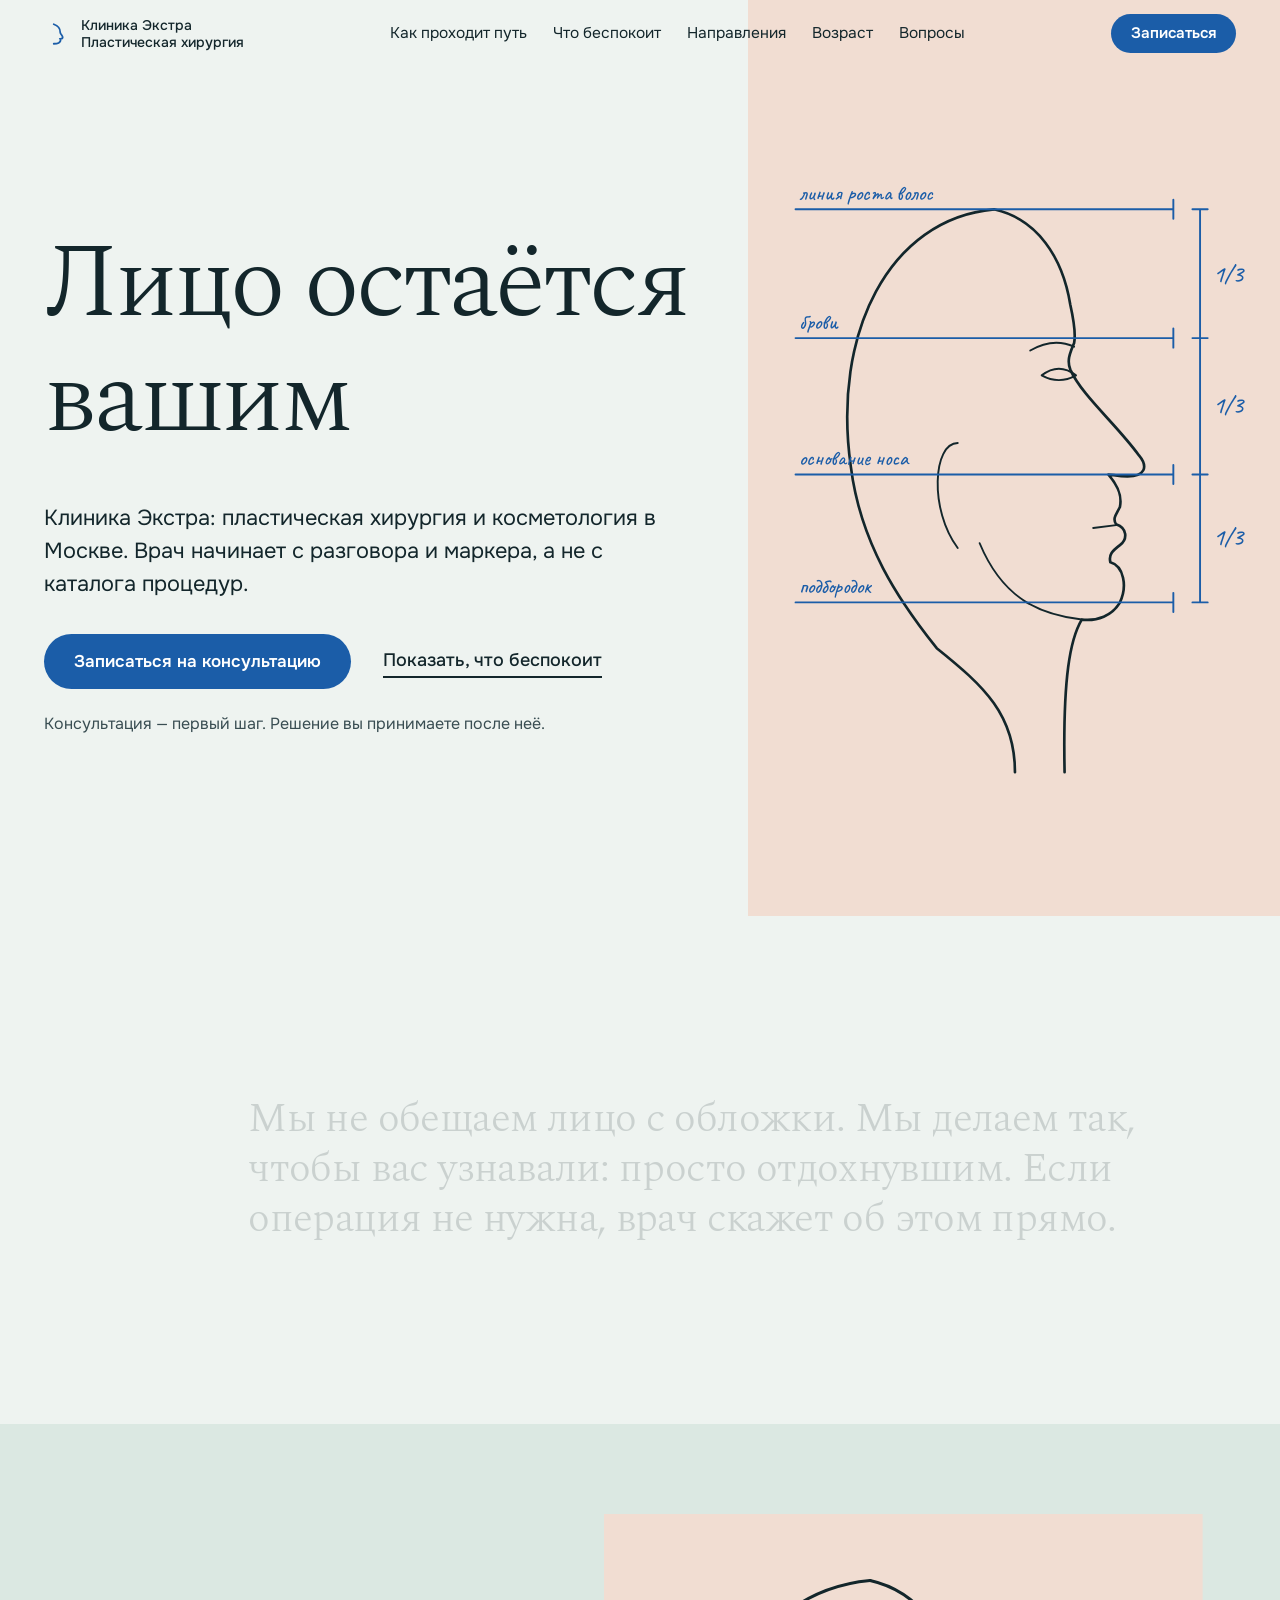
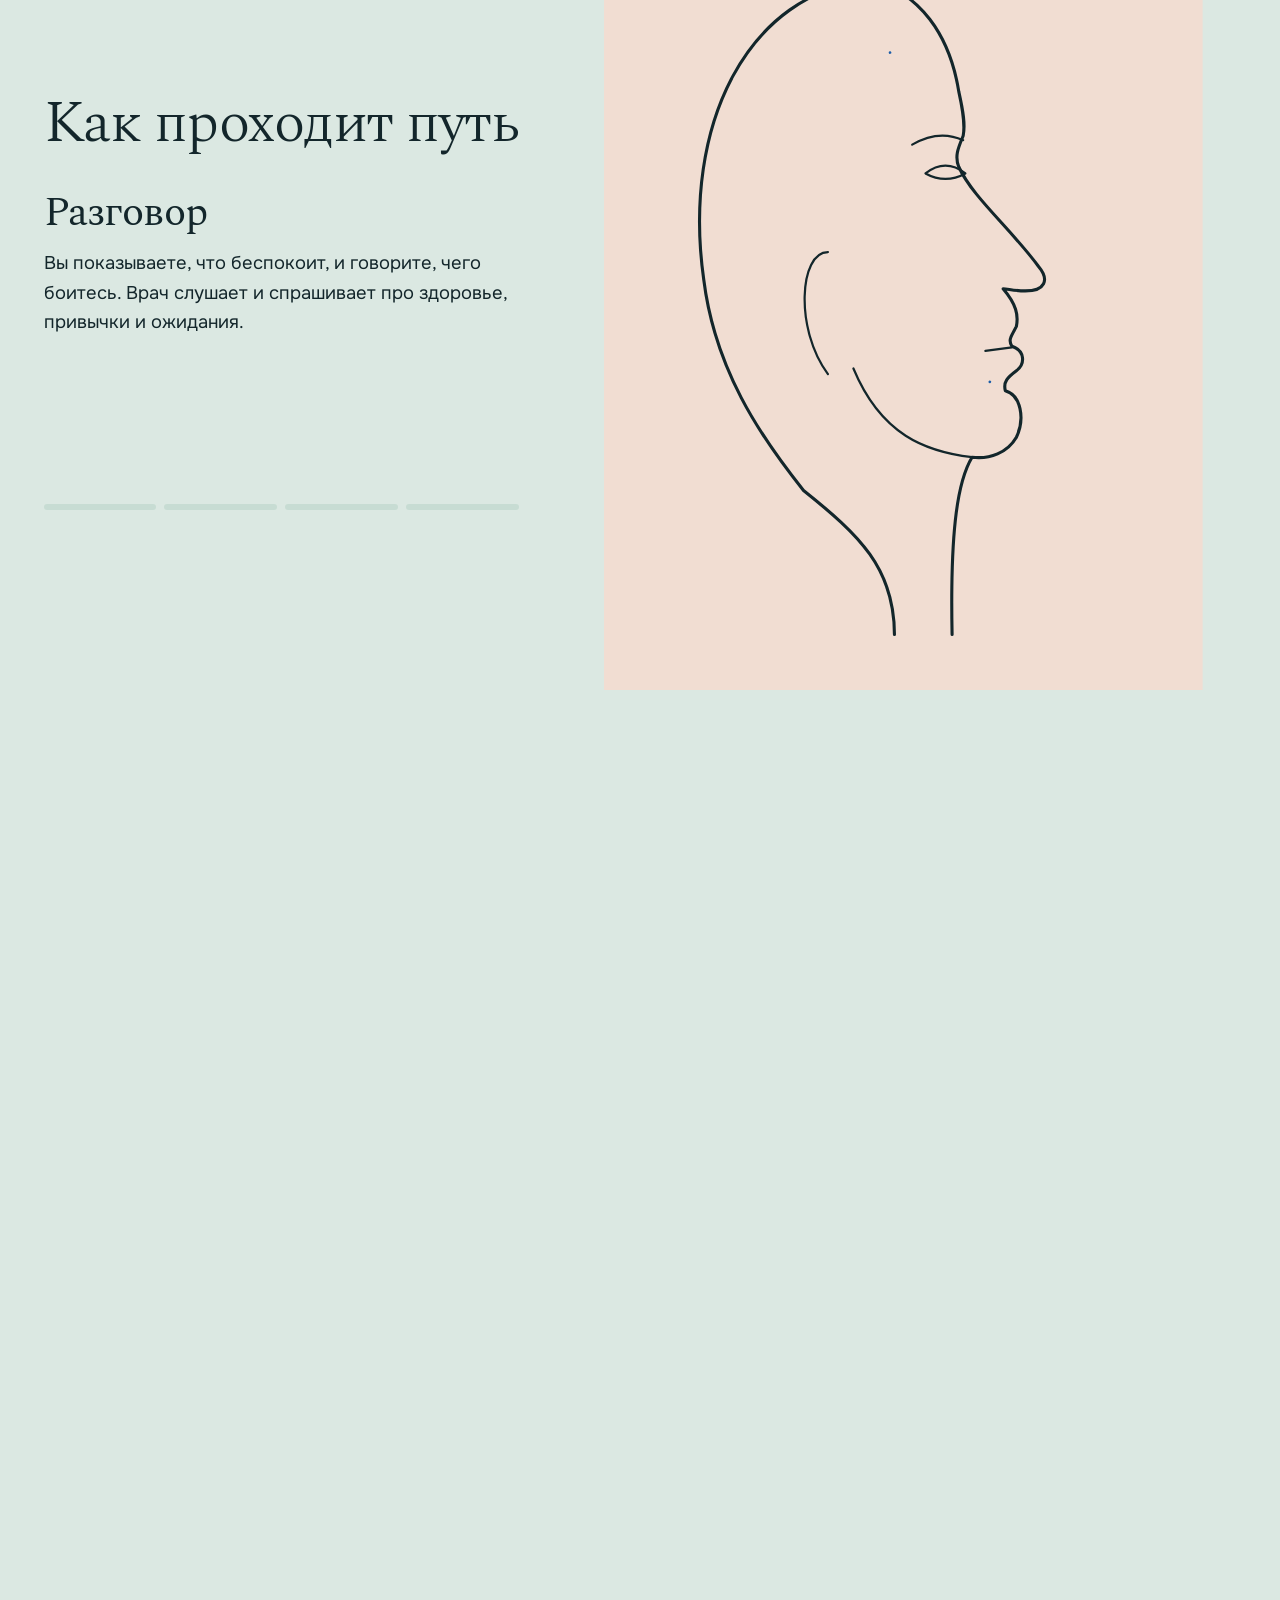
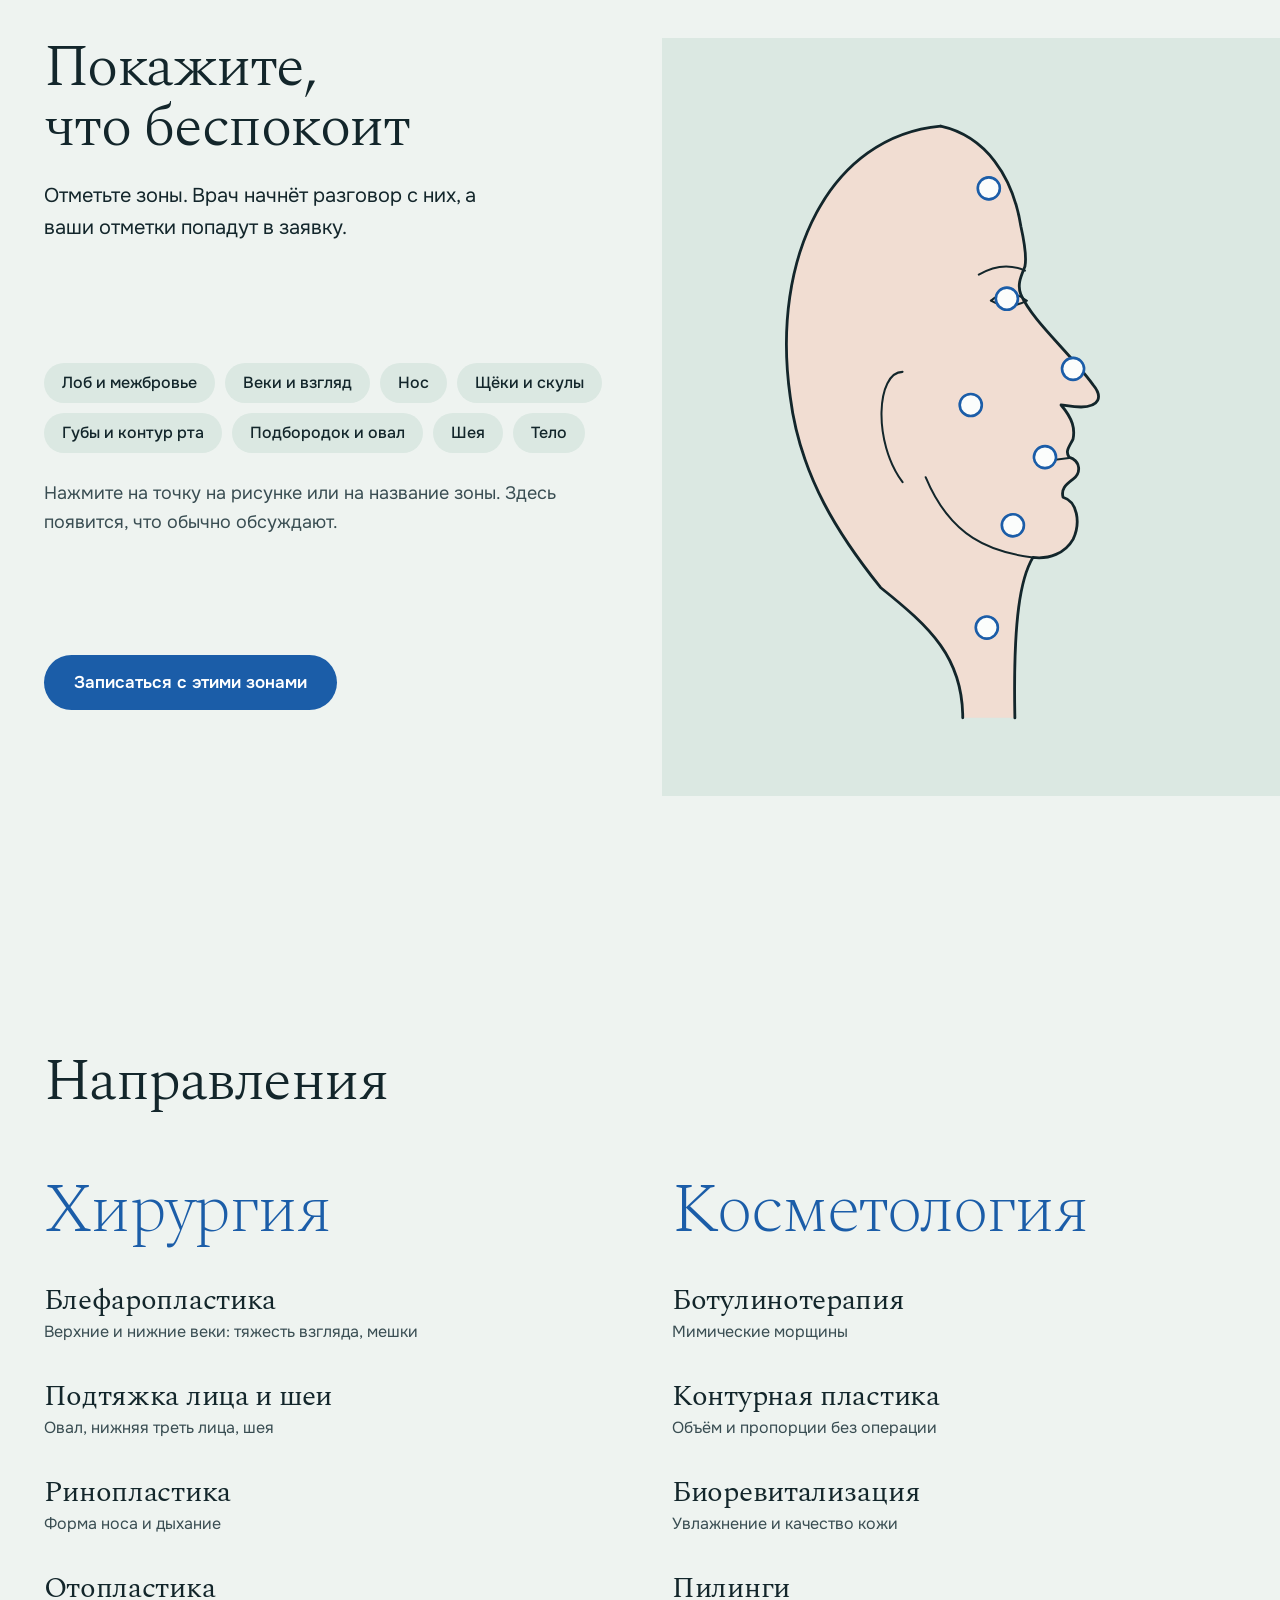
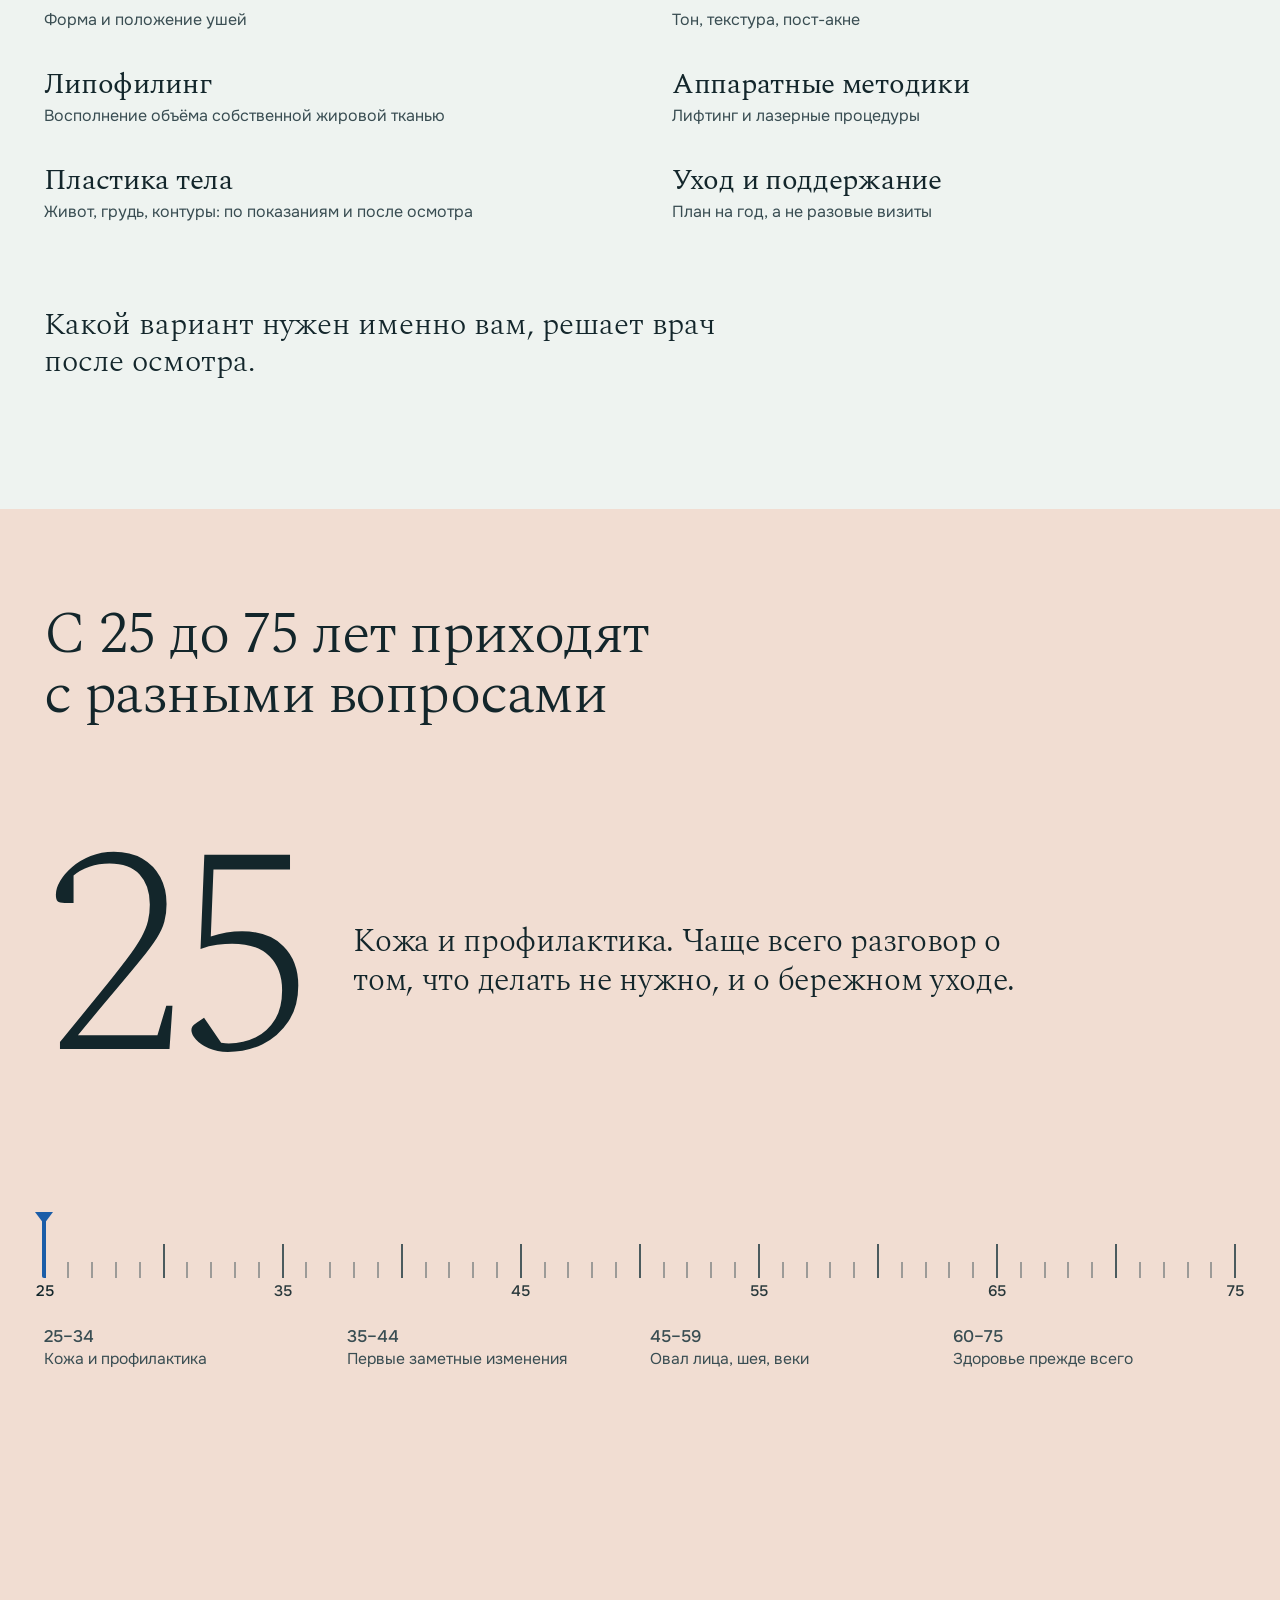
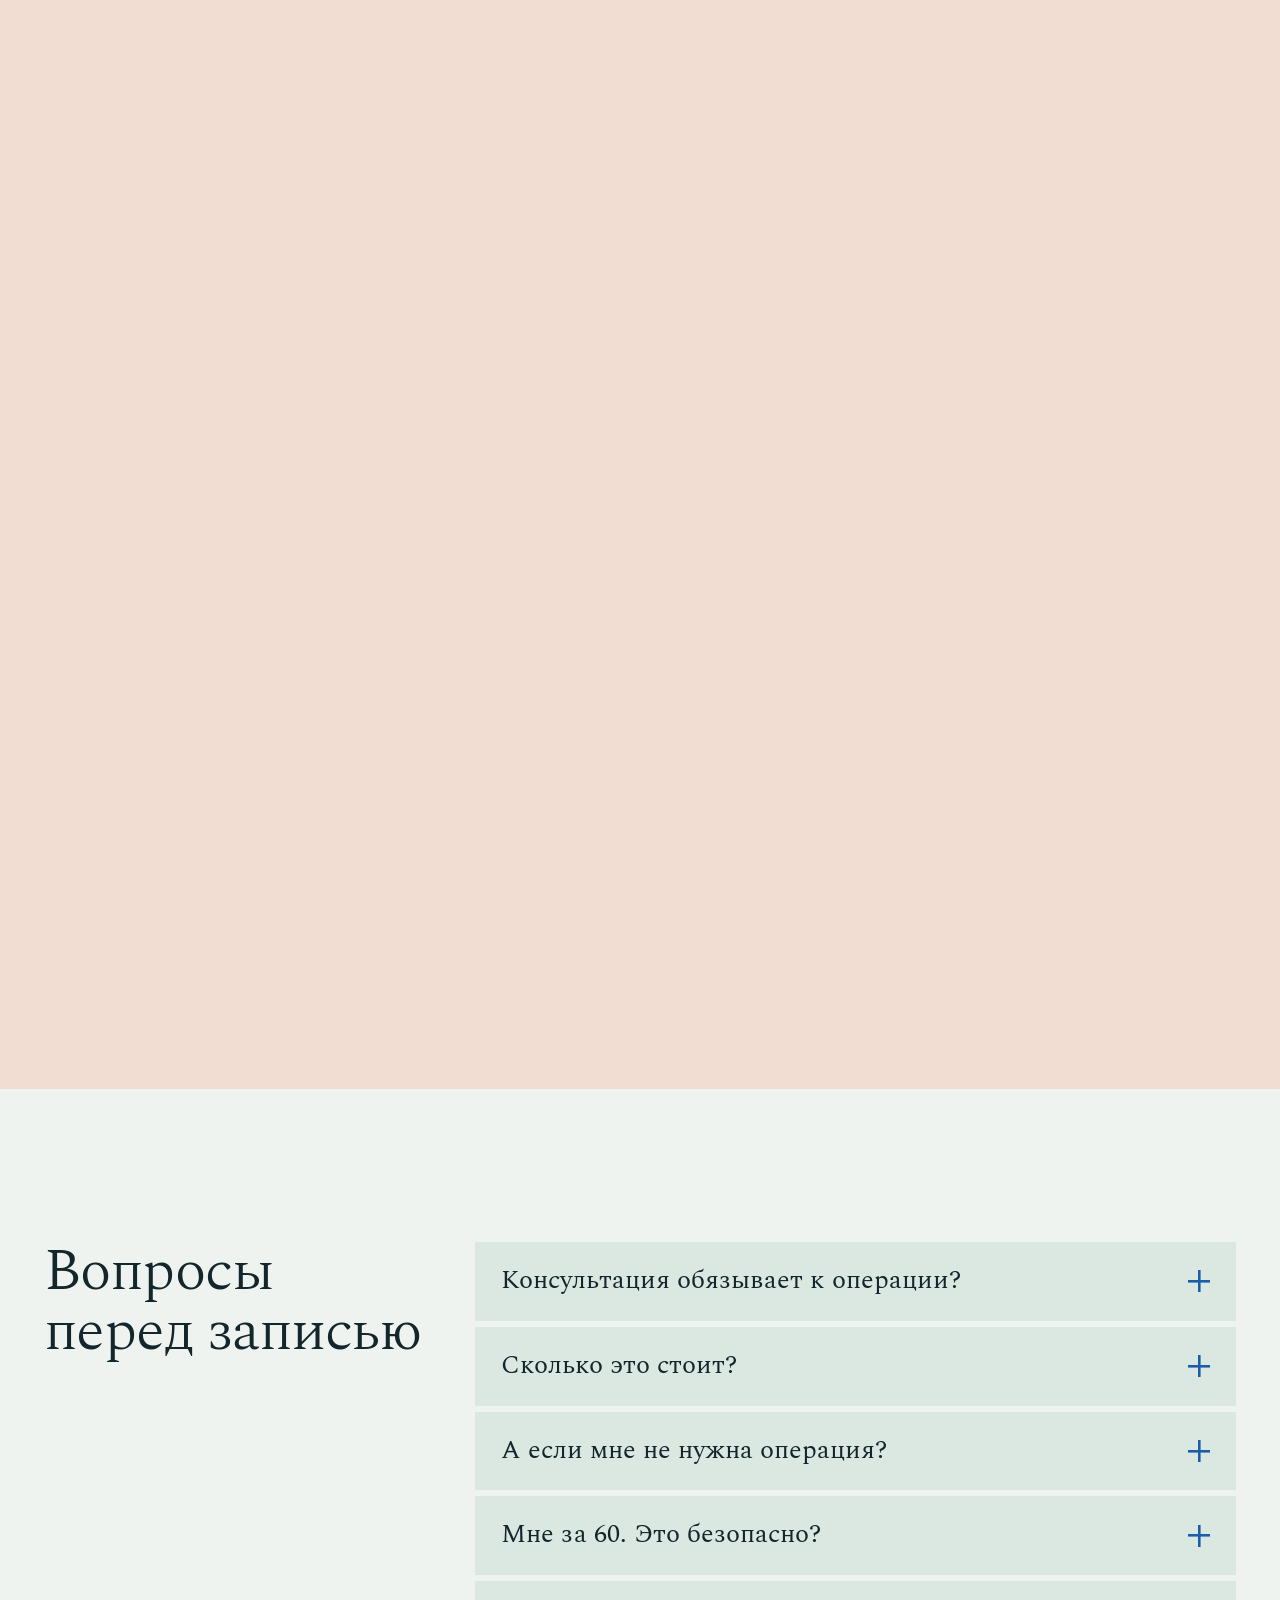
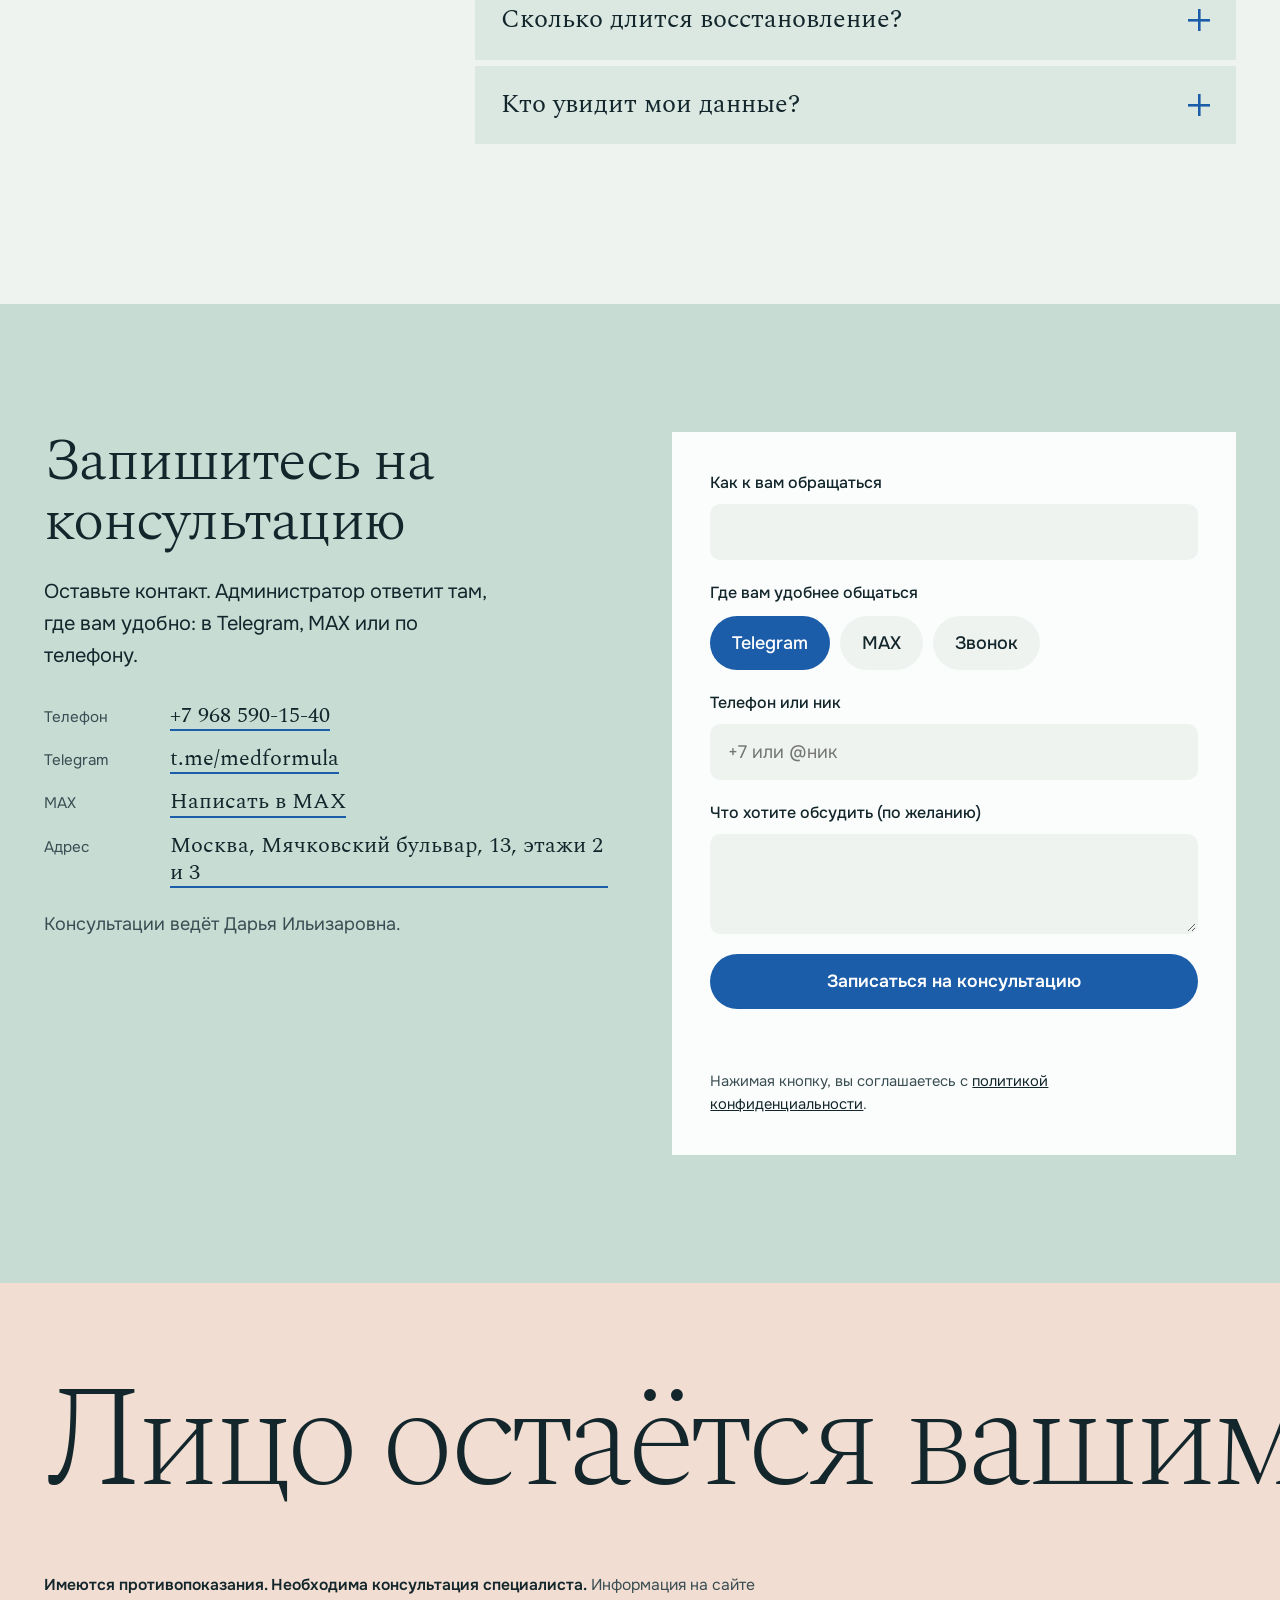
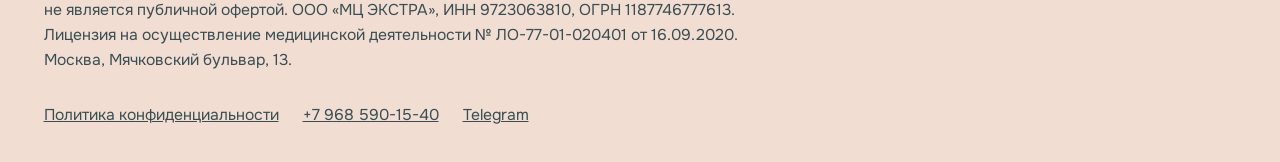
<file: index.html>
<!doctype html>
<html lang="ru">
<head>
<meta charset="utf-8">
<meta name="viewport" content="width=device-width, initial-scale=1">
<title>Клиника Экстра: пластическая хирургия и косметология в Москве</title>
<meta name="description" content="Клиника Экстра, Мячковский бульвар, 13: пластическая хирургия и косметология. Консультация врача: разговор, разметка, план. Решение вы принимаете после неё. Запись в Telegram, MAX или по телефону.">
<meta property="og:title" content="Клиника Экстра — лицо остаётся вашим. Пластическая хирургия и косметология, Москва">
<meta property="og:description" content="Врач начинает с разговора и маркера, а не с каталога процедур. Запишитесь на консультацию.">
<meta property="og:type" content="website">
<meta name="theme-color" content="#eef3f0">
<link rel="icon" href="data:image/svg+xml,%3Csvg xmlns='http://www.w3.org/2000/svg' viewBox='0 0 32 32'%3E%3Crect width='32' height='32' fill='%23f1ddd2'/%3E%3Cpath d='M12 4c6 2 8 6 8 10 0 2 3 4 3 6s-2 2-3 2c1 2 0 4-2 5s-4 1-6 1' fill='none' stroke='%231b5da8' stroke-width='2.4' stroke-linecap='round'/%3E%3C/svg%3E">
<link rel="preconnect" href="https://fonts.googleapis.com">
<link rel="preconnect" href="https://fonts.gstatic.com" crossorigin>
<link href="https://fonts.googleapis.com/css2?family=Caveat:wght@500&family=Onest:wght@400;500;600&family=Spectral:wght@200;300;400&display=swap" rel="stylesheet">
<link rel="stylesheet" href="styles.css">
</head>
<body>

<header class="bar" id="bar">
  <a class="bar__mark" href="#top" aria-label="Клиника Экстра, на главную">
    <svg viewBox="0 0 32 32" width="26" height="26" aria-hidden="true"><path d="M12 4c6 2 8 6 8 10 0 2 3 4 3 6s-2 2-3 2c1 2 0 4-2 5s-4 1-6 1" fill="none" stroke="currentColor" stroke-width="2.2" stroke-linecap="round"/></svg>
    <span>Клиника Экстра<br>Пластическая хирургия</span>
  </a>
  <nav class="bar__nav" aria-label="Разделы">
    <a href="#path">Как проходит путь</a><a href="#zones">Что беспокоит</a><a href="#services">Направления</a><a href="#ages">Возраст</a><a href="#faq">Вопросы</a>
  </nav>
  <a class="btn btn--sm" href="#contact">Записаться</a>
</header>

<main>

<!-- ============ HERO ============ -->
<section class="hero" id="top">
  <div class="hero__field" aria-hidden="true"></div>
  <div class="hero__text">
    <h1 class="hero__title" aria-label="Лицо остаётся вашим">
      <span class="w"><span style="--i:0">Лицо</span></span> <span class="w"><span style="--i:1">остаётся</span></span> <span class="w"><span style="--i:2">вашим</span></span>
    </h1>
    <p class="hero__lead">Клиника Экстра: пластическая хирургия и косметология в Москве. Врач начинает с разговора и маркера, а не с каталога процедур.</p>
    <div class="hero__act">
      <a class="btn" href="#contact" data-mag>Записаться на консультацию</a>
      <a class="lnk" href="#zones">Показать, что беспокоит</a>
    </div>
    <p class="hero__fine">Консультация — первый шаг. Решение вы принимаете после неё.</p>
  </div>
  <div class="hero__fig" id="heroFig">
    <svg class="face face--hero" viewBox="60 90 540 700" role="img" aria-label="Контур профиля лица, на котором врач размечает пропорции маркером">
      <g class="skinline"><path class="ln ln--main" pathLength="1" d="M300 150 C345 160 372 200 380 250 C384 268 386 280 384 290 C380 300 376 308 380 318 C392 345 428 375 452 408 C462 420 458 430 440 430 C430 430 424 428 420 428 C432 442 434 452 432 462 C428 470 424 474 428 480 C440 484 440 496 432 502 C424 508 420 512 422 520 C436 524 440 545 432 562 C424 576 408 582 392 580 C380 600 372 640 374 740"/><path class="ln " pathLength="1" d="M300 150 C190 160 130 280 150 420 C160 500 200 560 240 610 C290 650 322 680 322 740"/><path class="ln ln--fine" pathLength="1" d="M392 580 C350 575 310 560 285 500"/><path class="ln ln--fine" pathLength="1" d="M262 395 C236 395 232 465 262 505"/><path class="ln ln--fine" pathLength="1" d="M350 324 q18 -14 36 0 q-18 10 -36 0"/><path class="ln ln--fine" pathLength="1" d="M338 298 q24 -14 46 -4"/><path class="ln ln--fine" pathLength="1" d="M404 484 L428 481"/></g>
      <g class="marks" fill="none" stroke="var(--marker)" stroke-width="2" stroke-linecap="round">
        <g class="m m1"><path class="d" pathLength="1" d="M92 150H488M488 140v20"/><text x="96" y="140">линия роста волос</text></g>
        <g class="m m2"><path class="d" pathLength="1" d="M92 285H488M488 275v20"/><text x="96" y="275">брови</text></g>
        <g class="m m3"><path class="d" pathLength="1" d="M92 428H488M488 418v20"/><text x="96" y="418">основание носа</text></g>
        <g class="m m4"><path class="d" pathLength="1" d="M92 562H488M488 552v20"/><text x="96" y="552">подбородок</text></g>
        <g class="m m5"><path class="d" pathLength="1" d="M516 150V562M508 150h16M508 285h16M508 428h16M508 562h16"/>
          <text x="530" y="226" class="nt">1/3</text><text x="530" y="364" class="nt">1/3</text><text x="530" y="502" class="nt">1/3</text></g>
      </g>
    </svg>
  </div>
</section>

<!-- ============ MANIFEST ============ -->
<section class="manifest" aria-label="Подход">
  <p class="manifest__text" id="manifest">Мы не обещаем лицо с обложки. Мы делаем так, чтобы вас узнавали: просто отдохнувшим. Если операция не нужна, врач скажет об этом прямо.</p>
</section>

<!-- ============ PATH (pinned scene) ============ -->
<section class="path" id="path" aria-labelledby="pathH">
  <div class="path__stick">
    <div class="path__txt">
      <h2 id="pathH" class="h2">Как проходит путь</h2>
      <ol class="psteps" id="psteps">
        <li class="pstep on" data-i="0"><h3>Разговор</h3><p>Вы показываете, что беспокоит, и говорите, чего боитесь. Врач слушает и спрашивает про здоровье, привычки и ожидания.</p></li>
        <li class="pstep" data-i="1"><h3>Разметка и план</h3><p>Врач оценивает пропорции лица и рисует маркером, что и как можно изменить. Вы видите план до решения. Если подойдёт более мягкий вариант, врач предложит его.</p></li>
        <li class="pstep" data-i="2"><h3>Операция или процедура</h3><p>Доступы по возможности прячем в естественных складках. Подробности зависят от вмешательства, их объясняет врач на консультации.</p></li>
        <li class="pstep" data-i="3"><h3>Восстановление</h3><p>После вмешательства врач назначает осмотры и остаётся на связи. Вы знаете, что можно и чего нельзя, и к кому идти с вопросом.</p></li>
      </ol>
      <div class="pnav" id="pnav" aria-hidden="true"><i></i><i></i><i></i><i></i></div>
    </div>
    <div class="path__fig">
      <svg class="face face--path" viewBox="60 90 540 700" role="img" aria-label="Профиль лица с пометками врача: что беспокоит, разметка, места доступа, график осмотров">
        <rect class="pskin" x="60" y="90" width="540" height="700"/>
        <g class="skinline"><path class="ln ln--main" pathLength="1" d="M300 150 C345 160 372 200 380 250 C384 268 386 280 384 290 C380 300 376 308 380 318 C392 345 428 375 452 408 C462 420 458 430 440 430 C430 430 424 428 420 428 C432 442 434 452 432 462 C428 470 424 474 428 480 C440 484 440 496 432 502 C424 508 420 512 422 520 C436 524 440 545 432 562 C424 576 408 582 392 580 C380 600 372 640 374 740"/><path class="ln " pathLength="1" d="M300 150 C190 160 130 280 150 420 C160 500 200 560 240 610 C290 650 322 680 322 740"/><path class="ln ln--fine" pathLength="1" d="M392 580 C350 575 310 560 285 500"/><path class="ln ln--fine" pathLength="1" d="M262 395 C236 395 232 465 262 505"/><path class="ln ln--fine" pathLength="1" d="M350 324 q18 -14 36 0 q-18 10 -36 0"/><path class="ln ln--fine" pathLength="1" d="M338 298 q24 -14 46 -4"/><path class="ln ln--fine" pathLength="1" d="M404 484 L428 481"/></g>
        <g fill="none" stroke="var(--marker)" stroke-width="2.4" stroke-linecap="round" stroke-linejoin="round">
          <!-- шаг 1: что беспокоит -->
          <g class="ov" data-k="0">
            <path class="d" pathLength="1" d="M318 215c-30 4-52 30-46 52 6 20 50 24 92 18 40-6 48-30 34-48-14-18-56-30-80-22z"/>
            <path class="d" pathLength="1" d="M356 520c-26 14-18 56 14 70 30 12 62-6 62-38 0-22-14-34-24-40"/>
            <path class="d" pathLength="1" d="M236 308C190 296 160 280 138 252"/><path class="d" pathLength="1" d="M138 252l4 22M138 252l22 6"/>
            <text class="nt" x="86" y="238">вот это</text>
            <text class="nt" x="86" y="262">беспокоит</text>
          </g>
          <!-- шаг 2: разметка -->
          <g class="ov" data-k="1">
            <path class="d" pathLength="1" d="M92 150H488M92 285H488M92 428H488M92 562H488"/>
            <path class="d" pathLength="1" d="M380 318L404 760"/>
            <path class="d" pathLength="1" d="M360 540C330 500 318 450 330 390"/><path class="d" pathLength="1" d="M330 390l-4 20M330 390l16 12"/>
            <path class="d" pathLength="1" d="M404 584C380 590 350 580 320 560"/>
            <text class="nt" x="96" y="418">вектор подъёма</text>
            <text class="nt" x="440" y="640">ось профиля</text>
          </g>
          <!-- шаг 3: места доступа -->
          <g class="ov" data-k="2" stroke-width="3.4">
            <path class="d" pathLength="1" d="M344 303c14-10 30-12 46-4"/>
            <path class="d" pathLength="1" d="M270 392c-12 20-14 60 0 96"/>
            <path class="d" pathLength="1" d="M352 590c18 4 34 4 48-2"/>
            <path class="d" pathLength="1" stroke-width="1.8" d="M268 470H150M344 296L214 196M376 592L214 690"/>
            <text class="nt" x="84" y="498">за ухом</text>
            <text class="nt" x="96" y="186">в складке века</text>
            <text class="nt" x="104" y="716">под подбородком</text>
          </g>
          <!-- шаг 4: восстановление -->
          <g class="ov" data-k="3">
            <path class="d" pathLength="1" d="M96 744H560"/>
            <path class="d" pathLength="1" d="M112 732v24M268 732v24M424 732v24M552 732v24"/>
            <text class="nt" x="104" y="722">первые дни</text>
            <text class="nt" x="250" y="722">две недели</text>
            <text class="nt" x="410" y="722">месяц</text>
            <text class="nt" x="520" y="722">позже</text>
            <text class="nt" x="104" y="782">осмотры по плану врача</text>
          </g>
        </g>
      </svg>
    </div>
  </div>
</section>

<!-- ============ ZONES (live) ============ -->
<section class="zones" id="zones" aria-labelledby="zonesH">
  <div class="zones__intro">
    <h2 id="zonesH" class="h2">Покажите, что беспокоит</h2>
    <p class="lede">Отметьте зоны. Врач начнёт разговор с них, а ваши отметки попадут в заявку.</p>
  </div>
  <div class="zones__map">
    <svg class="face face--zones" viewBox="60 90 540 700" role="group" aria-label="Карта зон лица">
      <path class="skinfill" d="M300 150 C345 160 372 200 380 250 C384 268 386 280 384 290 C380 300 376 308 380 318 C392 345 428 375 452 408 C462 420 458 430 440 430 C430 430 424 428 420 428 C432 442 434 452 432 462 C428 470 424 474 428 480 C440 484 440 496 432 502 C424 508 420 512 422 520 C436 524 440 545 432 562 C424 576 408 582 392 580 C380 600 372 640 374 740 L322 740 C322 680 290 650 240 610 C200 560 160 500 150 420 C130 280 190 160 300 150Z"/>
      <g class="skinline"><path class="ln ln--main" pathLength="1" d="M300 150 C345 160 372 200 380 250 C384 268 386 280 384 290 C380 300 376 308 380 318 C392 345 428 375 452 408 C462 420 458 430 440 430 C430 430 424 428 420 428 C432 442 434 452 432 462 C428 470 424 474 428 480 C440 484 440 496 432 502 C424 508 420 512 422 520 C436 524 440 545 432 562 C424 576 408 582 392 580 C380 600 372 640 374 740"/><path class="ln " pathLength="1" d="M300 150 C190 160 130 280 150 420 C160 500 200 560 240 610 C290 650 322 680 322 740"/><path class="ln ln--fine" pathLength="1" d="M392 580 C350 575 310 560 285 500"/><path class="ln ln--fine" pathLength="1" d="M262 395 C236 395 232 465 262 505"/><path class="ln ln--fine" pathLength="1" d="M350 324 q18 -14 36 0 q-18 10 -36 0"/><path class="ln ln--fine" pathLength="1" d="M338 298 q24 -14 46 -4"/><path class="ln ln--fine" pathLength="1" d="M404 484 L428 481"/></g>
      <g id="hot"></g>
    </svg>
  </div>
  <div class="zones__panel">
    <div class="chips" id="chips" role="group" aria-label="Зоны"></div>
    <div class="zinfo" id="zinfo" aria-live="polite"></div>
    <a class="btn" href="#contact" id="zgo">Записаться с этими зонами</a>
  </div>
</section>

<!-- ============ SERVICES ============ -->
<section class="services" id="services" aria-labelledby="srvH">
  <h2 id="srvH" class="h2 services__h">Направления</h2>
  <div class="srv srv--a">
    <h3 class="srv__t">Хирургия</h3>
    <ul class="rows">
      <li><span class="rt">Блефаропластика</span><span class="rd">Верхние и нижние веки: тяжесть взгляда, мешки</span></li>
      <li><span class="rt">Подтяжка лица и шеи</span><span class="rd">Овал, нижняя треть лица, шея</span></li>
      <li><span class="rt">Ринопластика</span><span class="rd">Форма носа и дыхание</span></li>
      <li><span class="rt">Отопластика</span><span class="rd">Форма и положение ушей</span></li>
      <li><span class="rt">Липофилинг</span><span class="rd">Восполнение объёма собственной жировой тканью</span></li>
      <li><span class="rt">Пластика тела</span><span class="rd">Живот, грудь, контуры: по показаниям и после осмотра</span></li>
    </ul>
  </div>
  <div class="srv srv--b">
    <h3 class="srv__t">Косметология</h3>
    <ul class="rows">
      <li><span class="rt">Ботулинотерапия</span><span class="rd">Мимические морщины</span></li>
      <li><span class="rt">Контурная пластика</span><span class="rd">Объём и пропорции без операции</span></li>
      <li><span class="rt">Биоревитализация</span><span class="rd">Увлажнение и качество кожи</span></li>
      <li><span class="rt">Пилинги</span><span class="rd">Тон, текстура, пост-акне</span></li>
      <li><span class="rt">Аппаратные методики</span><span class="rd">Лифтинг и лазерные процедуры</span></li>
      <li><span class="rt">Уход и поддержание</span><span class="rd">План на год, а не разовые визиты</span></li>
    </ul>
  </div>
  <p class="services__note">Какой вариант нужен именно вам, решает врач после осмотра.</p>
</section>

<!-- ============ AGES (scroll ruler) ============ -->
<section class="ages" id="ages" aria-labelledby="agesH">
  <div class="ages__stick">
    <h2 id="agesH" class="h2 ages__h">С 25 до 75 лет приходят с разными вопросами</h2>
    <div class="ages__body">
      <p class="ages__num" id="agesNum" aria-hidden="true">25</p>
      <div class="ages__says" id="agesSays">
        <p class="ages__t" id="agesT"></p>
      </div>
    </div>
    <div class="ruler" id="ruler" aria-hidden="true"><div class="ruler__ticks" id="ticks"></div><div class="ruler__needle" id="needle"></div></div>
    <ul class="ages__list">
      <li><b>25–34</b> Кожа и профилактика</li>
      <li><b>35–44</b> Первые заметные изменения</li>
      <li><b>45–59</b> Овал лица, шея, веки</li>
      <li><b>60–75</b> Здоровье прежде всего</li>
    </ul>
  </div>
</section>

<!-- ============ FAQ ============ -->
<section class="faq" id="faq" aria-labelledby="faqH">
  <h2 id="faqH" class="h2">Вопросы перед записью</h2>
  <div class="faq__list">
    <details><summary>Консультация обязывает к операции?</summary><p>Нет. Врач осматривает, объясняет варианты и называет стоимость. Решение вы принимаете сами, и торопиться не нужно.</p></details>
    <details><summary>Сколько это стоит?</summary><p>Стоимость зависит от объёма работы и называется после осмотра. Цену «по фотографии» мы не называем: без осмотра она будет неточной.</p></details>
    <details><summary>А если мне не нужна операция?</summary><p>Врач скажет об этом прямо. Часто достаточно косметологии, наблюдения или просто другого ухода.</p></details>
    <details><summary>Мне за 60. Это безопасно?</summary><p>Перед любым вмешательством врач оценивает здоровье и при необходимости просит пройти обследование. Возраст сам по себе не повод отказывать, но и не повод спешить.</p></details>
    <details><summary>Сколько длится восстановление?</summary><p>Это зависит от вмешательства и от вас. На консультации врач объяснит, сколько времени стоит запланировать и какие ограничения будут.</p></details>
    <details><summary>Кто увидит мои данные?</summary><p>Только врач и администратор. Фотографии пациентов не публикуются без письменного согласия.</p></details>
  </div>
</section>

<!-- ============ CONTACT ============ -->
<section class="contact" id="contact" aria-labelledby="contactH">
  <div class="contact__l">
    <h2 id="contactH" class="h2">Запишитесь на консультацию</h2>
    <p class="lede">Оставьте контакт. Администратор ответит там, где вам удобно: в Telegram, MAX или по телефону.</p>
    <p class="zsum" id="zsum" hidden></p>
    <ul class="reach">
      <li><span>Телефон</span><a href="tel:+79685901540">+7 968 590-15-40</a></li>
      <li><span>Telegram</span><a href="https://t.me/medformula" target="_blank" rel="noopener">t.me/medformula</a></li>
      <li><span>MAX</span><a href="https://max.ru/u/f9LHodD0cOJgdZGCbhdY0hGT8w327yd6Tl-b1okB5bSSTYW1lZ91XczbgIM" target="_blank" rel="noopener">Написать в MAX</a></li>
      <li><span>Адрес</span><a href="https://yandex.ru/maps/?text=%D0%9C%D0%BE%D1%81%D0%BA%D0%B2%D0%B0%2C%20%D0%9C%D1%8F%D1%87%D0%BA%D0%BE%D0%B2%D1%81%D0%BA%D0%B8%D0%B9%20%D0%B1%D1%83%D0%BB%D1%8C%D0%B2%D0%B0%D1%80%2C%2013" target="_blank" rel="noopener">Москва, Мячковский бульвар, 13, этажи 2 и 3</a></li>
    </ul>
    <p class="doc">Консультации ведёт Дарья Ильизаровна.</p>
  </div>
  <form class="form" id="leadForm" novalidate>
    <input type="text" name="_gotcha" style="display:none" tabindex="-1" autocomplete="off">
    <input type="hidden" name="zones" id="zonesField">
    <label class="fld"><span>Как к вам обращаться</span><input type="text" name="name" required autocomplete="given-name"></label>
    <fieldset class="via">
      <legend>Где вам удобнее общаться</legend>
      <label><input type="radio" name="via" value="Telegram" checked><span>Telegram</span></label>
      <label><input type="radio" name="via" value="MAX"><span>MAX</span></label>
      <label><input type="radio" name="via" value="Звонок"><span>Звонок</span></label>
    </fieldset>
    <label class="fld"><span>Телефон или ник</span><input type="text" name="phone" required autocomplete="tel" placeholder="+7 или @ник"></label>
    <label class="fld"><span>Что хотите обсудить (по желанию)</span><textarea name="note" rows="3"></textarea></label>
    <button class="btn btn--full" type="submit">Записаться на консультацию</button>
    <p class="note" id="formMsg" role="status"></p>
    <p class="note">Нажимая кнопку, вы соглашаетесь с <a href="privacy.html">политикой конфиденциальности</a>.</p>
  </form>
</section>
</main>

<footer class="foot">
  <p class="foot__big" aria-hidden="true">Лицо остаётся вашим</p>
  <div class="foot__row">
    <p class="foot__legal"><strong>Имеются противопоказания. Необходима консультация специалиста.</strong> Информация на сайте не является публичной офертой. ООО «МЦ ЭКСТРА», ИНН 9723063810, ОГРН 1187746777613. Лицензия на осуществление медицинской деятельности № ЛО-77-01-020401 от 16.09.2020. Москва, Мячковский бульвар, 13.</p>
    <p class="foot__links"><a href="privacy.html">Политика конфиденциальности</a> <a href="tel:+79685901540">+7 968 590-15-40</a> <a href="https://t.me/medformula" target="_blank" rel="noopener">Telegram</a></p>
  </div>
</footer>

<script src="script.js"></script>
</body>
</html>
</file>
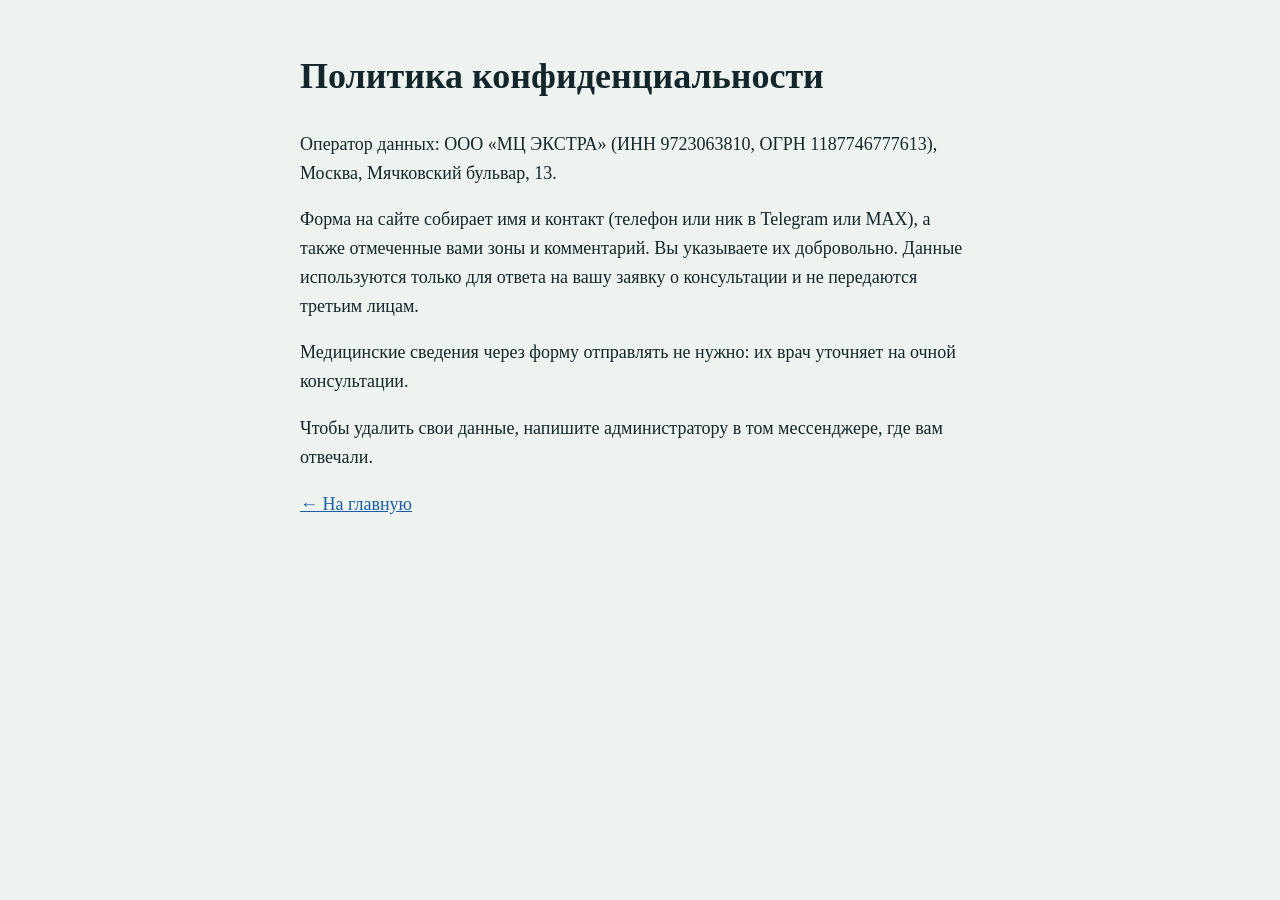
<file: privacy.html>
<!doctype html>
<html lang="ru"><head><meta charset="utf-8"><meta name="viewport" content="width=device-width, initial-scale=1"><title>Политика конфиденциальности</title>
<style>body{font:18px/1.6 Georgia,serif;max-width:680px;margin:48px auto;padding:0 20px;color:#13262b;background:#eef3f0}a{color:#1b5da8}</style></head>
<body><h1>Политика конфиденциальности</h1>
<p>Оператор данных: ООО «МЦ ЭКСТРА» (ИНН 9723063810, ОГРН 1187746777613), Москва, Мячковский бульвар, 13.</p>
<p>Форма на сайте собирает имя и контакт (телефон или ник в Telegram или MAX), а также отмеченные вами зоны и комментарий. Вы указываете их добровольно. Данные используются только для ответа на вашу заявку о консультации и не передаются третьим лицам.</p>
<p>Медицинские сведения через форму отправлять не нужно: их врач уточняет на очной консультации.</p>
<p>Чтобы удалить свои данные, напишите администратору в том мессенджере, где вам отвечали.</p>
<p><a href="index.html">← На главную</a></p></body></html>
</file>
<file: styles.css>
:root{
  --ground:#eef3f0; --mint:#dbe8e2; --deep:#c7dcd3; --skin:#f1ddd2; --white:#fbfdfc;
  --ink:#13262b; --ink2:#394d52; --marker:#1b5da8; --marker-d:#134784;
  --m:clamp(18px,3.4vw,52px);
  --serif:'Spectral',Georgia,serif; --sans:'Onest',system-ui,sans-serif; --hand:'Caveat',cursive;
  --ease:cubic-bezier(.16,1,.3,1);
}
*{box-sizing:border-box;margin:0}
html{scroll-behavior:smooth;-webkit-text-size-adjust:100%}
body{background:var(--ground);color:var(--ink);font:400 1.125rem/1.6 var(--sans);overflow-x:hidden}
a{color:inherit}
img,svg{display:block;max-width:100%}
::selection{background:var(--marker);color:#fff}
:focus-visible{outline:3px solid var(--marker);outline-offset:3px;border-radius:4px}
.h2{font:300 clamp(2.2rem,4.6vw,4.6rem)/1.02 var(--serif);letter-spacing:-.025em;text-wrap:balance}
.lede{font-size:1.25rem;max-width:34ch;color:var(--ink)}

/* buttons */
.btn{display:inline-block;background:var(--marker);color:#fff;font:600 1.0625rem/1 var(--sans);padding:19px 30px;border-radius:999px;text-decoration:none;border:0;cursor:pointer;transition:background .25s,transform .35s var(--ease)}
.btn:hover{background:var(--marker-d);transform:translateY(-2px)}
.btn:active{transform:scale(.97)}
.btn--sm{padding:12px 20px;font-size:.95rem}
.btn--full{width:100%;font-size:1.1rem}
.btn[disabled]{opacity:.6;cursor:wait}
.lnk{font-weight:500;text-decoration:none;background:linear-gradient(currentColor,currentColor) 0 100%/100% 2px no-repeat;padding-bottom:3px;transition:background-size .5s var(--ease)}
.lnk:hover{background-size:0 2px;background-position:100% 100%}

/* header */
.bar{position:fixed;inset:0 0 auto 0;z-index:30;display:flex;align-items:center;justify-content:space-between;gap:24px;padding:14px var(--m);transition:background .3s}
.bar.scrolled{background:var(--ground)}
.bar__mark{display:flex;align-items:center;gap:11px;text-decoration:none;font:500 .875rem/1.2 var(--sans);color:var(--ink);flex-shrink:0}
.bar__mark svg{color:var(--marker)}
.bar__nav{display:flex;gap:26px;min-width:0}
.bar__nav a{font-size:.97rem;text-decoration:none;white-space:nowrap;padding:6px 0;background:linear-gradient(var(--marker),var(--marker)) 0 100%/0 2px no-repeat;transition:background-size .4s var(--ease)}
.bar__nav a:hover{background-size:100% 2px}
@media(max-width:1100px){.bar__nav{display:none}}
@media(max-width:380px){.bar__mark span{display:none}}

/* hero */
.hero{position:relative;min-height:100svh;display:grid;grid-template-columns:minmax(0,7fr) minmax(0,5fr);align-items:center;padding:96px 0 40px var(--m)}
.hero__field{position:absolute;top:0;right:0;bottom:0;width:41.6%;background:var(--skin)}
.hero__text{position:relative;z-index:2;padding-right:2vw}
.hero__title{font:300 clamp(3.1rem,8.2vw,9rem)/.95 var(--serif);letter-spacing:-.035em;margin:0 0 clamp(24px,3vw,44px)}
.w{display:inline-block;overflow:hidden;vertical-align:top;padding:0 .04em .14em;margin:0 -.04em}
.w>span{display:inline-block}
.hero__lead{font-size:clamp(1.2rem,1.7vw,1.5rem);line-height:1.5;max-width:30em;margin-bottom:34px}
.hero__act{display:flex;flex-wrap:wrap;align-items:center;gap:20px 32px;margin-bottom:22px}
.hero__fine{font-size:1rem;color:var(--ink2)}
.hero__fig{position:relative;z-index:1;display:flex;justify-content:center}
.face{height:min(calc(100svh - 120px),880px);width:auto;max-width:100%;overflow:visible}
.skinline .ln{fill:none;stroke:var(--ink);stroke-width:2.8;stroke-linecap:round;stroke-linejoin:round}
.skinline .ln--fine{stroke-width:2}
.marks text,.ov text{font:500 22px var(--hand);fill:var(--marker);stroke:none}
.marks .nt{font-size:26px}
.ov text.nt{font-size:25px}
@media(max-width:900px){
  .hero{grid-template-columns:1fr;padding:92px var(--m) 0;align-items:start}
  .hero__field{display:none}
  .hero__text{padding:0}
  .hero__fig{background:var(--skin);margin:36px calc(var(--m) * -1) 0;padding:28px 0 0}
  .face{height:auto;width:min(84vw,520px)}
}

/* hero motion */
.js:not(.rm) .w>span{transform:translateY(108%)}
.js:not(.rm).ready .w>span{transform:none;transition:transform 1.3s var(--ease) calc(.15s + var(--i)*.1s)}
.js:not(.rm) .hero__lead,.js:not(.rm) .hero__act,.js:not(.rm) .hero__fine{opacity:0;transform:translateY(18px)}
.js:not(.rm).ready .hero__lead,.js:not(.rm).ready .hero__act,.js:not(.rm).ready .hero__fine{opacity:1;transform:none;transition:opacity .9s ease,transform 1s var(--ease)}
.ready .hero__lead{transition-delay:.55s!important}.ready .hero__act{transition-delay:.7s!important}.ready .hero__fine{transition-delay:.85s!important}
.js:not(.rm) .face--hero .ln,.js:not(.rm) .face--hero .d{stroke-dasharray:1 1;stroke-dashoffset:1}
.js:not(.rm).ready .face--hero .ln{stroke-dashoffset:0;transition:stroke-dashoffset 2.4s cubic-bezier(.65,0,.35,1) calc(.25s + var(--n)*.14s)}
.js:not(.rm).ready .face--hero .ln--fine{transition-duration:1.2s}
.js:not(.rm).ready .face--hero .d{stroke-dashoffset:0;transition:stroke-dashoffset 1.3s cubic-bezier(.65,0,.35,1) calc(2.1s + var(--n)*.22s)}
.js:not(.rm) .face--hero .m text{opacity:0}
.js:not(.rm).ready .face--hero .m text{opacity:1;transition:opacity .8s ease calc(2.9s + var(--n)*.22s)}
.m1{--n:0}.m2{--n:1}.m3{--n:2}.m4{--n:3}.m5{--n:4}
.skinline .ln:nth-child(1){--n:0}.skinline .ln:nth-child(2){--n:2}.skinline .ln:nth-child(3){--n:4}.skinline .ln:nth-child(4){--n:5}.skinline .ln:nth-child(5){--n:6}.skinline .ln:nth-child(6){--n:6}.skinline .ln:nth-child(7){--n:7}
.face--hero{transition:transform .2s linear}

/* manifest */
.manifest{padding:clamp(96px,14vw,220px) var(--m)}
.manifest__text{font:300 clamp(1.7rem,3.2vw,3.1rem)/1.22 var(--serif);letter-spacing:-.015em;max-width:26em;margin-left:clamp(0px,16vw,260px)}
.manifest__text .mw{transition:opacity .3s linear}

/* path scene */
.path{position:relative;background:var(--mint)}
.path__stick{display:grid;grid-template-columns:minmax(0,5fr) minmax(0,7fr);gap:4vw;align-items:center;padding:96px var(--m) 40px}
.js:not(.rm) .path{height:540vh}
.js:not(.rm) .path__stick{position:sticky;top:0;height:100svh;padding-top:84px;padding-bottom:28px}
.psteps{list-style:none;padding:0;margin:clamp(22px,3vw,40px) 0 0;position:relative}
.pstep{margin-bottom:34px}
.pstep h3{font:400 clamp(1.9rem,3.2vw,3.1rem)/1.05 var(--serif);letter-spacing:-.02em;margin-bottom:14px}
.pstep p{font-size:1.15rem;max-width:30em}
.js:not(.rm) .psteps{height:clamp(230px,34vh,330px)}
.js:not(.rm) .pstep{position:absolute;inset:0 0 auto 0;opacity:0;transform:translateY(26px);pointer-events:none;transition:opacity .45s ease,transform .8s var(--ease);margin:0}
.js:not(.rm) .pstep.on{opacity:1;transform:none;pointer-events:auto}
.pnav{display:none;gap:8px;margin-top:6px}
.js:not(.rm) .pnav{display:flex}
.pnav i{flex:1;height:6px;border-radius:3px;background:var(--deep);position:relative;overflow:hidden}
.pnav i::after{content:"";position:absolute;inset:0;background:var(--marker);transform:scaleX(var(--f,0));transform-origin:0 50%}
.path__fig{display:flex;justify-content:center}
.face--path{height:min(calc(100svh - 124px),860px)}
.pskin{fill:var(--skin)}
.js:not(.rm) .ov .d{stroke-dasharray:1 1;stroke-dashoffset:1}
.js:not(.rm) .ov text{opacity:0}
@media(max-width:900px){
  .path__stick{grid-template-columns:1fr;gap:14px;padding-top:80px}
  .path__fig{order:-1}
  .face--path{height:min(44svh,430px)}
  .js:not(.rm) .psteps{height:200px}
  .pstep p{font-size:1.02rem}
  .path__txt .h2{font-size:1.8rem}
  .js:not(.rm) .path__stick{padding-top:70px}
}
@media(max-width:900px) and (max-height:700px){.js:not(.rm) .path__txt .h2{display:none}}

/* zones */
.zones{display:grid;grid-template-columns:minmax(0,6fr) minmax(0,6fr);grid-template-areas:"intro map" "panel map";align-items:start;padding:clamp(100px,12vw,180px) 0 clamp(80px,10vw,150px) var(--m)}
.zones__intro{grid-area:intro;padding-right:4vw}
.zones__intro .lede{margin-top:22px}
.zones__panel{grid-area:panel;padding:34px 4vw 0 0}
.zones__map{grid-area:map;background:var(--mint);align-self:stretch;display:flex;justify-content:center;align-items:center;padding:28px 0}
.face--zones{height:min(78svh,820px)}
.skinfill{fill:var(--skin)}
.chips{display:flex;flex-wrap:wrap;gap:10px;margin-bottom:26px}
.chip{font:500 1rem/1 var(--sans);padding:12px 18px;border-radius:999px;border:0;background:var(--mint);color:var(--ink);cursor:pointer;transition:background .25s,color .25s,transform .3s var(--ease)}
.chip:hover{transform:translateY(-2px);background:var(--deep)}
.chip[aria-pressed=true]{background:var(--marker);color:#fff}
.zinfo{min-height:150px;margin-bottom:26px}
.zinfo__empty{color:var(--ink2);max-width:30em}
.zi{margin-bottom:16px;animation:zin .5s var(--ease) both}
.zi h3{font:400 1.45rem/1.15 var(--serif);margin-bottom:2px}
.zi p{font-size:1.02rem;max-width:34em;color:var(--ink2)}
@keyframes zin{from{opacity:0;transform:translateY(10px)}}
.hs{cursor:pointer;outline:none}
.hs .hit{fill:transparent}
.hs .ring{fill:var(--white);stroke:var(--marker);stroke-width:2.6;transition:fill .25s}
.hs .halo{fill:none;stroke:var(--marker);stroke-width:2;opacity:.5;transform-box:fill-box;transform-origin:center;animation:halo 2.4s ease-out infinite}
.hs:hover .ring,.hs:focus-visible .ring{fill:var(--deep)}
.hs[aria-pressed=true] .ring{fill:var(--marker)}
.hs[aria-pressed=true] .halo{animation:none;opacity:0}
.hs:focus-visible .hit{stroke:var(--marker);stroke-width:2;stroke-dasharray:4 4}
.hs .lead{fill:none;stroke:var(--marker);stroke-width:2;stroke-linecap:round}
.hs .tag{font:500 24px var(--hand);fill:var(--marker)}
.hs .lead,.hs .tag{opacity:0;transition:opacity .4s ease}
.hs[aria-pressed=true] .lead,.hs[aria-pressed=true] .tag{opacity:1}
.hs .lead{stroke-dasharray:1 1;stroke-dashoffset:1;transition:stroke-dashoffset .7s var(--ease),opacity .2s}
.hs[aria-pressed=true] .lead{stroke-dashoffset:0}
@keyframes halo{0%{transform:scale(1);opacity:.55}100%{transform:scale(2.1);opacity:0}}
@media(max-width:900px){
  .zones{grid-template-columns:1fr;grid-template-areas:"intro" "map" "panel";padding-left:0;padding-right:0}
  .zones__intro,.zones__panel{padding-left:var(--m);padding-right:var(--m)}
  .zones__map{margin:28px 0 0}
  .face--zones{height:auto;width:min(96vw,520px)}
}

/* services */
.services{background:var(--ground);padding:clamp(80px,10vw,160px) var(--m);display:grid;grid-template-columns:1fr 1fr;gap:0 clamp(24px,5vw,90px)}
.services__h{grid-column:1/-1;margin-bottom:clamp(36px,5vw,72px)}
.srv__t{font:200 clamp(2.6rem,5.4vw,5.4rem)/1 var(--serif);letter-spacing:-.03em;margin-bottom:22px;color:var(--marker)}
.rows{list-style:none;padding:0}
.rows li{position:relative;display:grid;gap:2px;padding:18px 18px 18px 0;margin:0 -18px 0 0;transition:padding .45s var(--ease),background .3s}
.rows li::before{content:"";position:absolute;left:0;top:0;bottom:0;width:100%;background:var(--mint);transform:scaleX(0);transform-origin:0 50%;transition:transform .55s var(--ease);z-index:0}
.rows li>*{position:relative;z-index:1}
.rows li:hover{padding-left:18px}
.rows li:hover::before{transform:scaleX(1)}
.rt{font:400 clamp(1.5rem,2.3vw,2.2rem)/1.1 var(--serif);letter-spacing:-.01em}
.rd{font-size:1rem;color:var(--ink2)}
.services__note{grid-column:1/-1;margin-top:clamp(36px,5vw,70px);font:300 clamp(1.4rem,2.4vw,2.2rem)/1.2 var(--serif);max-width:24em}
@media(max-width:820px){.services{grid-template-columns:1fr}.srv--b{margin-top:48px}}

/* ages */
.ages{position:relative;background:var(--ages,var(--skin));transition:background .9s ease}
.ages__stick{padding:96px var(--m) 36px;display:grid;grid-template-rows:auto 1fr auto auto;gap:18px;min-height:100svh}
.js:not(.rm) .ages{height:420vh}
.js:not(.rm) .ages__stick{position:sticky;top:0;height:100svh}
.ages__h{max-width:16em}
.ages__body{display:grid;grid-template-columns:minmax(0,auto) minmax(0,1fr);gap:4vw;align-items:center}
.ages__num{font:200 clamp(7.5rem,23vw,24rem)/.8 var(--serif);letter-spacing:-.06em;font-variant-numeric:tabular-nums;color:var(--ink)}
.ages__t{font:300 clamp(1.45rem,2.5vw,2.5rem)/1.2 var(--serif);letter-spacing:-.01em;max-width:21em;transition:opacity .35s}
.ages__t.sw{opacity:0}
.ruler{position:relative;height:104px;margin-top:6px}
.ruler__ticks{position:absolute;left:0;right:0;bottom:30px;height:46px;display:flex;justify-content:space-between;align-items:flex-end}
.ruler__ticks i{width:2px;height:16px;background:var(--ink2);opacity:.45;transition:background .2s,opacity .2s;position:relative}
.ruler__ticks i.maj{height:34px;opacity:.9}
.ruler__ticks i.on{background:var(--marker);opacity:1}
.ruler__ticks b{position:absolute;top:calc(100% + 6px);left:50%;transform:translateX(-50%);font:500 .95rem/1 var(--sans);color:var(--ink)}
.ruler__needle{position:absolute;bottom:30px;left:0;width:0;height:62px}
.ruler__needle::before{content:"";position:absolute;left:-2px;bottom:0;width:4px;height:62px;background:var(--marker);border-radius:2px}
.ruler__needle::after{content:"";position:absolute;left:-9px;top:-4px;border:9px solid transparent;border-top:12px solid var(--marker);border-bottom:0}
.ages__list{list-style:none;padding:0;display:grid;grid-template-columns:repeat(4,1fr);gap:12px 20px;font-size:.98rem}
.ages__list b{display:block;font:500 1.05rem var(--sans)}
.ages__list li{color:var(--ink2)}
@media(max-width:820px){
  .ages__body{grid-template-columns:1fr;gap:12px;align-content:center}
  .ages__num{font-size:34vw}
  .ages__list{grid-template-columns:1fr 1fr}
  .ages__stick{padding-top:78px;gap:10px}
  .ages__h{font-size:1.65rem}
}

/* faq */
.faq{display:grid;grid-template-columns:minmax(0,4fr) minmax(0,8fr);gap:4vw;padding:clamp(90px,12vw,190px) var(--m)}
.faq .h2{position:sticky;top:96px;align-self:start}
details{margin-bottom:6px;background:var(--mint);transition:background .3s}
details[open]{background:var(--skin)}
summary{list-style:none;cursor:pointer;padding:24px 70px 24px 26px;font:400 clamp(1.3rem,2vw,1.8rem)/1.2 var(--serif);position:relative}
summary::-webkit-details-marker{display:none}
summary::after{content:"";position:absolute;right:26px;top:50%;width:22px;height:22px;margin-top:-11px;background:linear-gradient(var(--marker),var(--marker)) 50% 50%/22px 2.6px no-repeat,linear-gradient(var(--marker),var(--marker)) 50% 50%/2.6px 22px no-repeat;transition:transform .5s var(--ease)}
details[open] summary::after{transform:rotate(135deg)}
details p{padding:0 70px 26px 26px;max-width:40em;animation:zin .5s var(--ease) both}
@media(max-width:820px){.faq{grid-template-columns:1fr}.faq .h2{position:static}details p{padding-right:26px}}

/* contact */
.contact{display:grid;grid-template-columns:minmax(0,6fr) minmax(0,6fr);gap:5vw;padding:clamp(80px,10vw,160px) var(--m);background:var(--deep)}
.contact__l .lede{margin-top:24px}
.zsum{margin-top:22px;font:400 1.25rem/1.35 var(--serif);max-width:26em;background:var(--white);padding:18px 22px}
.form{background:var(--white);padding:clamp(22px,3vw,44px);display:grid;gap:20px;align-content:start}
.fld{display:grid;gap:8px;font-weight:500;font-size:1rem}
.fld input,.fld textarea{font:400 1.125rem var(--sans);color:var(--ink);background:var(--ground);border:2px solid transparent;border-radius:10px;padding:15px 16px;width:100%;resize:vertical;transition:border-color .25s,background .25s}
.fld input:focus,.fld textarea:focus{outline:none;border-color:var(--marker);background:#fff}
.via{border:0;padding:0;display:flex;flex-wrap:wrap;gap:10px;font-weight:500}
.via legend{padding:0;margin-bottom:10px;font-size:1rem}
.via label{position:relative}
.via input{position:absolute;opacity:0;inset:0}
.via span{display:inline-block;padding:13px 22px;border-radius:999px;background:var(--ground);cursor:pointer;font-weight:500;transition:background .25s,color .25s}
.via input:checked+span{background:var(--marker);color:#fff}
.via input:focus-visible+span{outline:3px solid var(--marker);outline-offset:3px}
.note{font-size:.92rem;color:var(--ink2)}
.note a{color:var(--ink)}
#formMsg{min-height:1.4em;font-weight:500;color:var(--marker-d)}
@media(max-width:900px){.contact{grid-template-columns:1fr;gap:34px}}

/* footer */
.foot{background:var(--skin);padding:clamp(48px,7vw,100px) var(--m) 34px;overflow:hidden}
.foot__big{font:200 clamp(2.4rem,11.2vw,13rem)/.95 var(--serif);letter-spacing:-.05em;white-space:nowrap;margin-bottom:clamp(30px,5vw,70px)}
.foot__row{display:flex;gap:30px 60px;justify-content:space-between;flex-wrap:wrap;font-size:.98rem;color:var(--ink2)}
.foot__legal{max-width:46em}.foot__legal strong{color:var(--ink);font-weight:600}
.foot__links{display:flex;gap:24px}

/* reveals */
.js:not(.rm) [data-r]{opacity:0;transform:translateY(34px);transition:opacity .9s ease,transform 1.1s var(--ease);transition-delay:var(--d,0s)}
.js:not(.rm) [data-r].in{opacity:1;transform:none}

@media(prefers-reduced-motion:reduce){*{animation:none!important;transition:none!important;scroll-behavior:auto!important}}

/* contacts block */
.reach{list-style:none;padding:0;margin-top:30px;display:grid;gap:14px}
.reach li{display:grid;grid-template-columns:6.5em 1fr;gap:12px;align-items:baseline;font-size:1.1rem}
.reach span{color:var(--ink2);font-size:.95rem}
.reach a{font:400 clamp(1.2rem,1.7vw,1.5rem)/1.25 var(--serif);text-decoration:none;background:linear-gradient(var(--marker),var(--marker)) 0 100%/100% 2px no-repeat;padding-bottom:2px;transition:background-size .5s var(--ease)}
.reach a:hover{background-size:0 2px;background-position:100% 100%}
.doc{margin-top:22px;color:var(--ink2)}
.foot__links{flex-wrap:wrap}
.reach a{justify-self:start}
</file>
